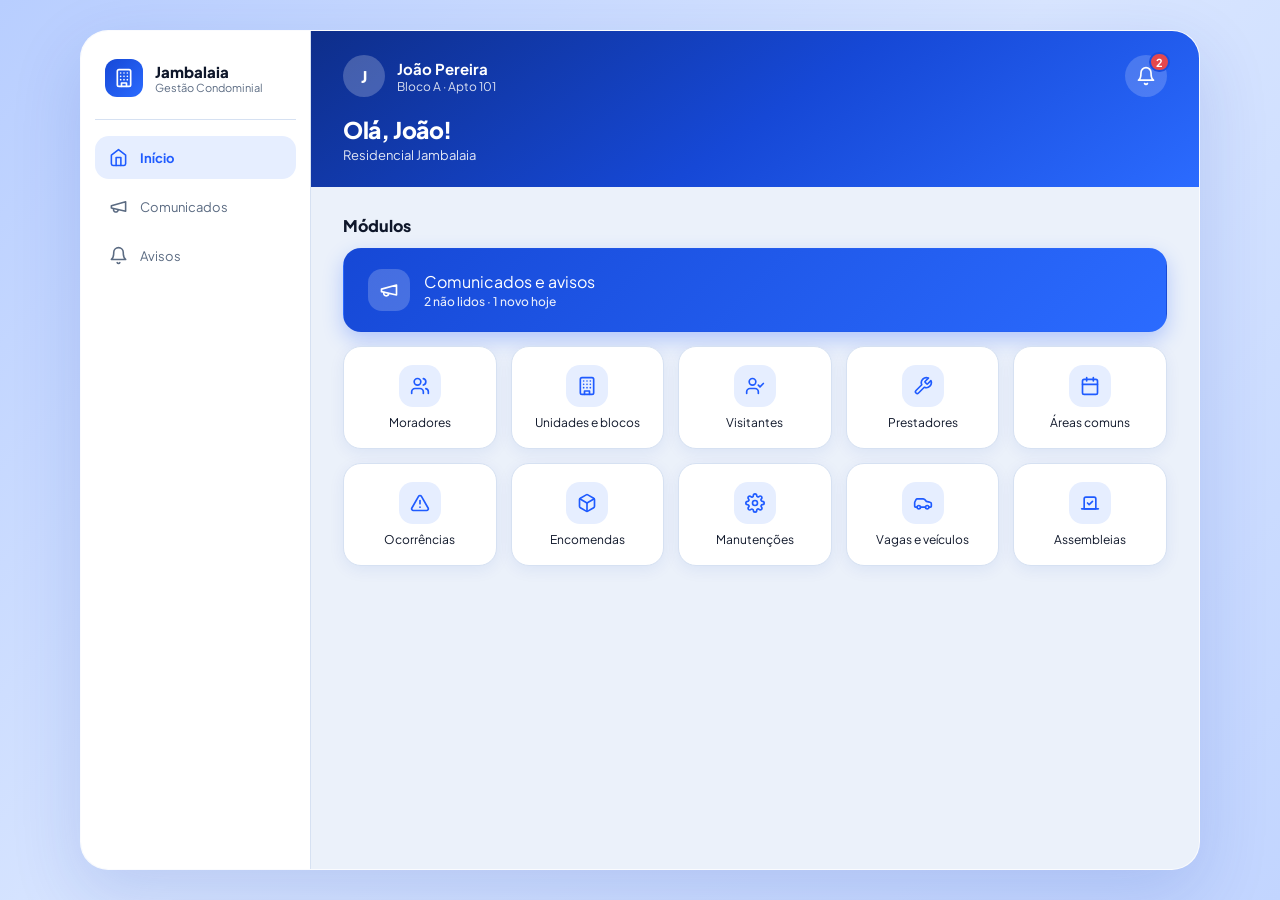
<file: trab_engsoft/templates/home.html>
<!DOCTYPE html>
<html lang="pt-BR">
<head>
  <meta charset="UTF-8">
  <meta name="viewport" content="width=device-width, initial-scale=1, viewport-fit=cover">
  <title>Condomínio Jambalaia</title>

  <!-- Fontes -->
  <link rel="preconnect" href="https://fonts.googleapis.com">
  <link rel="preconnect" href="https://fonts.gstatic.com" crossorigin>
  <link href="https://fonts.googleapis.com/css2?family=Plus+Jakarta+Sans:wght@400;500;600;700;800&display=swap" rel="stylesheet">

  <!-- Integração com o arquivo CSS externo -->
  <link rel="stylesheet" href="../static/style.css">
</head>
<body>
  <div class="celular">

    <!-- ================= TELA 1: INÍCIO ================= -->
    <section class="tela" id="inicio">
      <header>
        <div class="topo">
          <div class="perfil">
            <div class="avatar">J</div>
            <div><b>João Pereira</b><small>Bloco A · Apto 101</small></div>
          </div>
          <a class="sininho" href="#avisos" aria-label="Notificações">
            <svg viewBox="0 0 24 24" fill="none" stroke="currentColor" stroke-width="2" stroke-linecap="round" stroke-linejoin="round"><path d="M6 8a6 6 0 0 1 12 0c0 7 3 9 3 9H3s3-2 3-9"/><path d="M10.3 21a1.94 1.94 0 0 0 3.4 0"/></svg>
            <i>2</i>
          </a>
        </div>
        <h1>Olá, João!</h1>
        <p>Residencial Jambalaia</p>
      </header>

      <main>
        <h2>Módulos</h2>
        <div class="grade-modulos">
          <a class="modulo destaque" href="#comunicados">
            <span>
              <svg viewBox="0 0 24 24" fill="none" stroke="currentColor" stroke-width="2" stroke-linecap="round" stroke-linejoin="round"><path d="m3 11 18-5v12L3 14v-3z"/><path d="M11.6 16.8a3 3 0 1 1-5.8-1.6"/></svg>
            </span>
            <div>Comunicados e avisos<small>2 não lidos · 1 novo hoje</small></div>
          </a>
          <a class="modulo" href="#inicio">
            <span><svg viewBox="0 0 24 24" fill="none" stroke="currentColor" stroke-width="2" stroke-linecap="round" stroke-linejoin="round"><path d="M16 21v-2a4 4 0 0 0-4-4H6a4 4 0 0 0-4 4v2"/><circle cx="9" cy="7" r="4"/><path d="M22 21v-2a4 4 0 0 0-3-3.87"/><path d="M16 3.13a4 4 0 0 1 0 7.75"/></svg></span>
            Moradores
          </a>
          <a class="modulo" href="#inicio">
            <span><svg viewBox="0 0 24 24" fill="none" stroke="currentColor" stroke-width="2" stroke-linecap="round" stroke-linejoin="round"><rect width="16" height="20" x="4" y="2" rx="2" ry="2"/><path d="M9 22v-4h6v4"/><path d="M8 6h.01"/><path d="M16 6h.01"/><path d="M12 6h.01"/><path d="M12 10h.01"/><path d="M12 14h.01"/><path d="M16 10h.01"/><path d="M16 14h.01"/><path d="M8 10h.01"/><path d="M8 14h.01"/></svg></span>
            Unidades e blocos
          </a>
          <a class="modulo" href="#inicio">
            <span><svg viewBox="0 0 24 24" fill="none" stroke="currentColor" stroke-width="2" stroke-linecap="round" stroke-linejoin="round"><path d="M16 21v-2a4 4 0 0 0-4-4H6a4 4 0 0 0-4 4v2"/><circle cx="9" cy="7" r="4"/><polyline points="16 11 18 13 22 9"/></svg></span>
            Visitantes
          </a>
          <a class="modulo" href="#inicio">
            <span><svg viewBox="0 0 24 24" fill="none" stroke="currentColor" stroke-width="2" stroke-linecap="round" stroke-linejoin="round"><path d="M14.7 6.3a1 1 0 0 0 0 1.4l1.6 1.6a1 1 0 0 0 1.4 0l3.77-3.77a6 6 0 0 1-7.94 7.94l-6.91 6.91a2.12 2.12 0 0 1-3-3l6.91-6.91a6 6 0 0 1 7.94-7.94l-3.76 3.76z"/></svg></span>
            Prestadores
          </a>
          <a class="modulo" href="#inicio">
            <span><svg viewBox="0 0 24 24" fill="none" stroke="currentColor" stroke-width="2" stroke-linecap="round" stroke-linejoin="round"><rect width="18" height="18" x="3" y="4" rx="2" ry="2"/><line x1="16" x2="16" y1="2" y2="6"/><line x1="8" x2="8" y1="2" y2="6"/><line x1="3" x2="21" y1="10" y2="10"/></svg></span>
            Áreas comuns
          </a>
          <a class="modulo" href="#inicio">
            <span><svg viewBox="0 0 24 24" fill="none" stroke="currentColor" stroke-width="2" stroke-linecap="round" stroke-linejoin="round"><path d="m21.73 18-8-14a2 2 0 0 0-3.48 0l-8 14A2 2 0 0 0 4 21h16a2 2 0 0 0 1.73-3Z"/><line x1="12" x2="12" y1="9" y2="13"/><line x1="12" x2="12.01" y1="17" y2="17"/></svg></span>
            Ocorrências
          </a>
          <a class="modulo" href="#inicio">
            <span><svg viewBox="0 0 24 24" fill="none" stroke="currentColor" stroke-width="2" stroke-linecap="round" stroke-linejoin="round"><path d="M21 16V8a2 2 0 0 0-1-1.73l-7-4a2 2 0 0 0-2 0l-7 4A2 2 0 0 0 3 8v8a2 2 0 0 0 1 1.73l7 4a2 2 0 0 0 2 0l7-4A2 2 0 0 0 21 16z"/><polyline points="3.29 7 12 12 20.71 7"/><line x1="12" x2="12" y1="22" y2="12"/></svg></span>
            Encomendas
          </a>
          <a class="modulo" href="#inicio">
            <span><svg viewBox="0 0 24 24" fill="none" stroke="currentColor" stroke-width="2" stroke-linecap="round" stroke-linejoin="round"><circle cx="12" cy="12" r="3"/><path d="M19.4 15a1.65 1.65 0 0 0 .33 1.82l.06.06a2 2 0 0 1 0 2.83 2 2 0 0 1-2.83 0l-.06-.06a1.65 1.65 0 0 0-1.82-.33 1.65 1.65 0 0 0-1 1.51V21a2 2 0 0 1-2 2 2 2 0 0 1-2-2v-.09A1.65 1.65 0 0 0 9 19.4a1.65 1.65 0 0 0-1.82.33l-.06.06a2 2 0 0 1-2.83 0 2 2 0 0 1 0-2.83l.06-.06a1.65 1.65 0 0 0 .33-1.82 1.65 1.65 0 0 0-1.51-1H3a2 2 0 0 1-2-2 2 2 0 0 1 2-2h.09A1.65 1.65 0 0 0 4.6 9a1.65 1.65 0 0 0-.33-1.82l-.06-.06a2 2 0 0 1 0-2.83 2 2 0 0 1 2.83 0l.06.06a1.65 1.65 0 0 0 1.82.33H9a1.65 1.65 0 0 0 1-1.51V3a2 2 0 0 1 2-2 2 2 0 0 1 2 2v.09a1.65 1.65 0 0 0 1 1.51 1.65 1.65 0 0 0 1.82-.33l.06-.06a2 2 0 0 1 2.83 0 2 2 0 0 1 0 2.83l-.06.06a1.65 1.65 0 0 0-.33 1.82V9a1.65 1.65 0 0 0 1.51 1H21a2 2 0 0 1 2 2 2 2 0 0 1-2 2h-.09a1.65 1.65 0 0 0-1.51 1z"/></svg></span>
            Manutenções
          </a>
          <a class="modulo" href="#inicio">
            <span><svg viewBox="0 0 24 24" fill="none" stroke="currentColor" stroke-width="2" stroke-linecap="round" stroke-linejoin="round"><path d="M19 17h2c.6 0 1-.4 1-1v-3c0-.9-.7-1.7-1.5-1.9C18.7 10.6 16 10 16 10s-1.3-1.4-2.2-2.3c-.5-.4-1.1-.7-1.8-.7H5c-.6 0-1.1.4-1.4.9l-1.4 2.9A3.7 3.7 0 0 0 2 12v4c0 .6.4 1 1 1h2"/><circle cx="7" cy="17" r="2"/><path d="M9 17h6"/><circle cx="17" cy="17" r="2"/></svg></span>
            Vagas e veículos
          </a>
          <a class="modulo" href="#inicio">
            <span><svg viewBox="0 0 24 24" fill="none" stroke="currentColor" stroke-width="2" stroke-linecap="round" stroke-linejoin="round"><path d="m9 12 2 2 4-4"/><path d="M5 7c0-1.1.9-2 2-2h10a2 2 0 0 1 2 2v12H5V7Z"/><path d="M22 19H2"/></svg></span>
            Assembleias
          </a>
        </div>
      </main>
    </section>

    <!-- ================= TELA 2: LISTA DE COMUNICADOS ================= -->
    <section class="tela" id="comunicados">
      <header>
        <div class="topo">
          <div class="perfil">
            <div class="avatar">J</div>
            <div><b>João Pereira</b><small>Bloco A · Apto 101</small></div>
          </div>
          <a class="sininho" href="#avisos" aria-label="Notificações">
            <svg viewBox="0 0 24 24" fill="none" stroke="currentColor" stroke-width="2" stroke-linecap="round" stroke-linejoin="round"><path d="M6 8a6 6 0 0 1 12 0c0 7 3 9 3 9H3s3-2 3-9"/><path d="M10.3 21a1.94 1.94 0 0 0 3.4 0"/></svg>
            <i>2</i>
          </a>
        </div>
        <h1>Comunicados</h1>
        <p>Avisos enviados para você</p>
      </header>

      <main>
        <div class="lista-comunicados">
          <a class="cartao nao-lido" href="#detalhe">
            <div class="linha-tags">
              <span class="etiqueta recente">Recente</span>
              <span class="etiqueta destino">Todo o condomínio</span>
              <span class="data"><i class="ponto-nao-lido"></i> 23 nov 2026</span>
            </div>
            <h3>Manutenção da caixa d’água</h3>
            <p>Na quinta-feira, das 9h às 14h, haverá interrupção no abastecimento para limpeza semestral da caixa d’água.</p>
          </a>

          <a class="cartao nao-lido" href="#detalhe">
            <div class="linha-tags">
              <span class="etiqueta destino">Bloco A</span>
              <span class="data"><i class="ponto-nao-lido"></i> 20 nov 2026</span>
            </div>
            <h3>Obras na fachada do Bloco A</h3>
            <p>A pintura da fachada começa na próxima segunda. Pedimos que janelas voltadas para a rua sejam mantidas fechadas.</p>
          </a>

          <a class="cartao" href="#detalhe">
            <div class="linha-tags">
              <span class="etiqueta destino">Todo o condomínio</span>
              <span class="data">16 nov 2026</span>
            </div>
            <h3>Assembleia ordinária de dezembro</h3>
            <p>Fica convocada a assembleia geral ordinária para o dia 10, às 19h30, no salão de festas.</p>
          </a>

          <a class="cartao" href="#detalhe">
            <div class="linha-tags">
              <span class="etiqueta rascunho">Rascunho</span>
              <span class="etiqueta destino">Bloco B</span>
              <span class="data">Não publicado</span>
            </div>
            <h3>Dedetização das áreas comuns</h3>
            <p>Visão do síndico: rascunhos aparecem com esta tag e podem ser publicados.</p>
          </a>
        </div>
      </main>

      <a class="botao-flutuante" href="#novo">＋ Novo comunicado</a>
    </section>

    <!-- ================= TELA 3: DETALHE DO COMUNICADO ================= -->
    <section class="tela" id="detalhe">
      <header>
        <div class="topo">
          <div class="perfil">
            <div class="avatar">J</div>
            <div><b>João Pereira</b><small>Bloco A · Apto 101</small></div>
          </div>
          <a class="sininho" href="#avisos" aria-label="Notificações">
            <svg viewBox="0 0 24 24" fill="none" stroke="currentColor" stroke-width="2" stroke-linecap="round" stroke-linejoin="round"><path d="M6 8a6 6 0 0 1 12 0c0 7 3 9 3 9H3s3-2 3-9"/><path d="M10.3 21a1.94 1.94 0 0 0 3.4 0"/></svg>
            <i>2</i>
          </a>
        </div>
        <h1>Comunicado</h1>
      </header>

      <main class="detalhe">
        <a class="botao-voltar" href="#comunicados">‹ Voltar</a>
        <div class="linha-tags">
          <span class="etiqueta recente">Recente</span>
          <span class="etiqueta destino">Todo o condomínio</span>
        </div>
        <h1>Manutenção da caixa d’água</h1>
        <div class="metadados">Por Marta Almeida · 23 nov 2026</div>
        <div class="texto-comunicado">
          <p>Na quinta-feira, das 9h às 14h, haverá interrupção no abastecimento para limpeza semestral da caixa d’água.</p>
          <p>Recomendamos armazenar água com antecedência. Agradecemos a compreensão!</p>
        </div>
      </main>
    </section>

    <!-- ================= TELA 4: NOVO COMUNICADO (SÍNDICO) ================= -->
    <section class="tela" id="novo">
      <header>
        <div class="topo">
          <div class="perfil">
            <div class="avatar">M</div>
            <div><b>Marta Almeida</b><small>Síndica</small></div>
          </div>
          <a class="sininho" href="#avisos" aria-label="Notificações">
            <svg viewBox="0 0 24 24" fill="none" stroke="currentColor" stroke-width="2" stroke-linecap="round" stroke-linejoin="round"><path d="M6 8a6 6 0 0 1 12 0c0 7 3 9 3 9H3s3-2 3-9"/><path d="M10.3 21a1.94 1.94 0 0 0 3.4 0"/></svg>
          </a>
        </div>
        <h1>Novo comunicado</h1>
        <p>Escolha o público e publique</p>
      </header>

      <main>
        <form id="formulario" action="#comunicados" method="post">
          <a class="botao-voltar" href="#comunicados">‹ Cancelar</a>

          <label class="rotulo" for="campo-titulo" style="margin-top:0">Título</label>
          <input type="text" id="campo-titulo" name="titulo" maxlength="90" placeholder="Ex.: Limpeza da caixa d’água" required>

          <label class="rotulo" for="campo-conteudo">Conteúdo</label>
          <textarea id="campo-conteudo" name="conteudo" placeholder="Escreva o comunicado para os moradores…" required></textarea>

          <label class="rotulo">Quem vai receber?</label>
          <div class="seletor-segmentado" role="radiogroup">
            <input type="radio" name="tipo_publico" value="todos" id="opcao-todos" checked>
            <label for="opcao-todos">Todos</label>

            <input type="radio" name="tipo_publico" value="bloco" id="opcao-bloco">
            <label for="opcao-bloco">Bloco</label>

            <input type="radio" name="tipo_publico" value="unidade" id="opcao-unidade">
            <label for="opcao-unidade">Unidade</label>
          </div>

          <div class="campo-condicional bloco">
            <label class="rotulo" for="campo-bloco">Bloco</label>
            <select id="campo-bloco" name="bloco_destino">
              <option value="">Selecione…</option>
              <option value="A">Bloco A</option>
              <option value="B">Bloco B</option>
              <option value="C">Bloco C</option>
            </select>
          </div>

          <div class="campo-condicional unidade">
            <label class="rotulo" for="campo-unidade">Unidade</label>
            <select id="campo-unidade" name="unidade_destino">
              <option value="">Selecione…</option>
              <optgroup label="Bloco A">
                <option value="A-101">A-101</option>
                <option value="A-102">A-102</option>
                <option value="A-201">A-201</option>
                <option value="A-202">A-202</option>
              </optgroup>
              <optgroup label="Bloco B">
                <option value="B-101">B-101</option>
                <option value="B-102">B-102</option>
                <option value="B-201">B-201</option>
                <option value="B-202">B-202</option>
              </optgroup>
              <optgroup label="Bloco C">
                <option value="C-101">C-101</option>
                <option value="C-102">C-102</option>
                <option value="C-201">C-201</option>
                <option value="C-202">C-202</option>
              </optgroup>
            </select>
          </div>

          <div class="dica-publico">
            <svg viewBox="0 0 24 24" fill="none" stroke="currentColor" stroke-width="2" stroke-linecap="round" stroke-linejoin="round"><path d="M16 21v-2a4 4 0 0 0-4-4H6a4 4 0 0 0-4 4v2"/><circle cx="9" cy="7" r="4"/><path d="M22 21v-2a4 4 0 0 0-3-3.87"/><path d="M16 3.13a4 4 0 0 1 0 7.75"/></svg>
            Os moradores do público escolhido serão notificados
          </div>

          <div class="acoes-formulario">
            <a class="botao" href="#confirmar">Publicar comunicado</a>
            <a class="botao secundario" href="#comunicados">Salvar rascunho</a>
          </div>

          <!-- Modal de confirmação -->
          <div class="fundo-modal centralizado" id="confirmar">
            <div class="painel">
              <h3>Publicar agora?</h3>
              <p>O comunicado será enviado ao público escolhido e os moradores serão notificados. Essa ação não pode ser desfeita.</p>
              <button type="submit" class="botao">Sim, publicar</button>
              <a class="botao secundario" href="#novo">Voltar e revisar</a>
            </div>
          </div>
        </form>
      </main>
    </section>

    <!-- ================= PAINEL GLOBAL DE NOTIFICAÇÕES ================= -->
    <div class="fundo-modal" id="avisos">
      <div class="painel">
        <h3>Notificações</h3>
        <a class="item-notificacao" href="#detalhe">
          <div class="icone-notificacao">
            <svg viewBox="0 0 24 24" fill="none" stroke="currentColor" stroke-width="2" stroke-linecap="round" stroke-linejoin="round"><path d="m3 11 18-5v12L3 14v-3z"/><path d="M11.6 16.8a3 3 0 1 1-5.8-1.6"/></svg>
          </div>
          <div><b><i class="ponto-nao-lido"></i> Manutenção da caixa d’água</b><small>Todo o condomínio · 08:30</small></div>
        </a>
        <a class="item-notificacao" href="#detalhe">
          <div class="icone-notificacao">
            <svg viewBox="0 0 24 24" fill="none" stroke="currentColor" stroke-width="2" stroke-linecap="round" stroke-linejoin="round"><path d="m3 11 18-5v12L3 14v-3z"/><path d="M11.6 16.8a3 3 0 1 1-5.8-1.6"/></svg>
          </div>
          <div><b><i class="ponto-nao-lido"></i> Obras na fachada do Bloco A</b><small>Bloco A · há 2 dias</small></div>
        </a>
        <a class="botao secundario" href="#">Fechar</a>
      </div>
    </div>

    <!-- ================= NAVEGAÇÃO (INFERIOR NO MOBILE / LATERAL NO DESKTOP) ================= -->
    <nav>
      <div class="marca-lateral">
        <span>
          <svg viewBox="0 0 24 24" fill="none" stroke="currentColor" stroke-width="2" stroke-linecap="round" stroke-linejoin="round"><rect width="16" height="20" x="4" y="2" rx="2"/><path d="M9 22v-4h6v4"/><path d="M8 6h.01"/><path d="M16 6h.01"/><path d="M12 6h.01"/><path d="M12 10h.01"/><path d="M12 14h.01"/><path d="M16 10h.01"/><path d="M16 14h.01"/><path d="M8 10h.01"/><path d="M8 14h.01"/></svg>
        </span>
        <div>
          <b>Jambalaia</b>
          <small>Gestão Condominial</small>
        </div>
      </div>

      <a href="#inicio">
        <span><svg viewBox="0 0 24 24" fill="none" stroke="currentColor" stroke-width="2" stroke-linecap="round" stroke-linejoin="round"><path d="m3 9 9-7 9 7v11a2 2 0 0 1-2 2H5a2 2 0 0 1-2-2z"/><polyline points="9 22 9 12 15 12 15 22"/></svg></span>
        Início
      </a>
      <a href="#comunicados">
        <span><svg viewBox="0 0 24 24" fill="none" stroke="currentColor" stroke-width="2" stroke-linecap="round" stroke-linejoin="round"><path d="m3 11 18-5v12L3 14v-3z"/><path d="M11.6 16.8a3 3 0 1 1-5.8-1.6"/></svg></span>
        Comunicados
      </a>
      <a href="#avisos">
        <span><svg viewBox="0 0 24 24" fill="none" stroke="currentColor" stroke-width="2" stroke-linecap="round" stroke-linejoin="round"><path d="M6 8a6 6 0 0 1 12 0c0 7 3 9 3 9H3s3-2 3-9"/><path d="M10.3 21a1.94 1.94 0 0 0 3.4 0"/></svg></span>
        Avisos
      </a>
    </nav>

  </div>
</body>
</html>
</file>
<file: trab_engsoft/static/style.css>
/* ==========================================================================
   1. VARIÁVEIS & TEMA 
   ========================================================================== */
:root {
  --azul: #1F5BFF;
  --azul-escuro: #123BB5;
  --azul-claro: #E6EEFF;
  --fundo: #EBF1FA;
  --cartao: #FFFFFF;
  --cartao-destaque: #F5F8FF;
  --texto: #0F172A;
  --texto-suave: #5B6B82;
  --linha: #D6E1F2;
  --sucesso: #12A36B;
  --alerta: #FEF3C7;
  --sombra: 0 4px 16px rgba(18, 59, 181, 0.07);
}

/* ==========================================================================
   2. RESET & BASE
   ========================================================================== */
* {
  box-sizing: border-box;
  margin: 0;
  padding: 0;
  -webkit-tap-highlight-color: transparent;
}

html, body {
  height: 100%;
  color-scheme: light;
}

body {
  font-family: 'Plus Jakarta Sans', system-ui, -apple-system, 'Segoe UI', sans-serif;
  background: linear-gradient(135deg, #BFD4FF 0%, #DCE8FF 50%, #C7D8FF 100%);
  color: var(--texto);
  display: flex;
  justify-content: center;
  align-items: center;
}

a {
  color: inherit;
  text-decoration: none;
}

a:focus-visible,
button:focus-visible {
  outline: 3px solid #F59E0B;
  outline-offset: 2px;
}

/* Ajuste padrão dos ícones SVG */
svg {
  width: 20px;
  height: 20px;
  flex-shrink: 0;
}

/* Feedback visual de toque/clique */
.modulo,
.cartao,
.botao,
.botao-voltar,
.botao-flutuante,
.sininho,
.item-notificacao,
nav a {
  transition: transform 0.14s ease, background-color 0.15s ease, border-color 0.15s ease, color 0.15s ease;
}

.modulo:active,
.cartao:active,
.botao:active,
.botao-voltar:active,
.botao-flutuante:active,
.sininho:active,
nav a:active {
  transform: scale(0.98);
}

/* ==========================================================================
   3. MOLDURA MOBILE & NAVEGAÇÃO ENTRE TELAS (:target)
   ========================================================================== */
.celular {
  width: 100%;
  height: 100%;
  max-width: 420px;
  background: var(--fundo);
  position: relative;
  overflow: hidden;
}

@media (min-width: 500px) and (max-width: 767px) {
  .celular {
    height: min(860px, 96vh);
    border-radius: 36px;
    border: 1px solid rgba(255, 255, 255, 0.7);
    box-shadow: 0 24px 60px rgba(18, 59, 181, 0.18);
  }
}

.tela {
  display: none;
  flex-direction: column;
  height: 100%;
  position: relative;
}

.tela:target,
.tela:has(:target) {
  display: flex;
}

.celular:not(:has(.tela:target, .tela :target)) #inicio {
  display: flex;
}

/* ==========================================================================
   4. CABEÇALHO & ÁREA PRINCIPAL
   ========================================================================== */
header {
  background: linear-gradient(145deg, #0E2E8A 0%, #1648D6 52%, #2B6BFF 100%);
  color: #fff;
  padding: calc(20px + env(safe-area-inset-top, 0px)) 20px 26px;
  border-radius: 0 0 28px 28px;
  flex-shrink: 0;
}

.topo {
  display: flex;
  align-items: center;
  justify-content: space-between;
}

.perfil {
  display: flex;
  align-items: center;
  gap: 12px;
}

.avatar {
  width: 42px;
  height: 42px;
  border-radius: 50%;
  background: rgba(255, 255, 255, 0.22);
  display: grid;
  place-items: center;
  font-weight: 800;
}

.perfil small {
  display: block;
  opacity: 0.85;
  font-size: 12px;
}

.perfil b {
  font-size: 15px;
}

.sininho {
  position: relative;
  width: 42px;
  height: 42px;
  border-radius: 50%;
  background: rgba(255, 255, 255, 0.18);
  display: grid;
  place-items: center;
  color: #fff;
}

.sininho i {
  position: absolute;
  top: -3px;
  right: -3px;
  min-width: 20px;
  height: 20px;
  padding: 0 5px;
  border-radius: 999px;
  background: #E5484D;
  border: 2px solid #1A4FE0;
  color: #fff;
  font-size: 11px;
  font-weight: 700;
  font-style: normal;
  display: grid;
  place-items: center;
  line-height: 1;
}

header h1 {
  font-size: 23px;
  font-weight: 800;
  margin-top: 18px;
  letter-spacing: -0.4px;
}

header p {
  font-size: 13px;
  opacity: 0.88;
  margin-top: 3px;
}

main {
  flex: 1;
  overflow-y: auto;
  padding: 18px 18px 95px;
  scrollbar-width: none;
  -ms-overflow-style: none;
}

main::-webkit-scrollbar {
  display: none;
}

h2 {
  font-size: 16px;
  font-weight: 800;
  margin: 4px 0 12px;
}

/* ==========================================================================
   5. NAVEGAÇÃO INFERIOR (COMPACTA)
   ========================================================================== */
nav {
  position: absolute;
  left: 16px;
  right: 16px;
  bottom: calc(10px + env(safe-area-inset-bottom, 0px));
  background: var(--cartao);
  border: 1px solid var(--linha);
  border-radius: 18px;
  display: flex;
  padding: 4px;
  box-shadow: 0 8px 24px rgba(18, 59, 181, 0.12);
  z-index: 5;
}

.marca-lateral {
  display: none;
}

nav a {
  flex: 1;
  padding: 5px 0;
  border-radius: 14px;
  font: 600 10px inherit;
  color: var(--texto-suave);
  display: flex;
  flex-direction: column;
  align-items: center;
  gap: 2px;
}

nav a span {
  display: grid;
  place-items: center;
}

nav a svg {
  width: 17px;
  height: 17px;
}

nav a:hover {
  color: var(--azul);
}

.celular:not(:has(.tela:target, .tela :target, #avisos:target)) nav a[href="#inicio"],
.celular:has(#inicio:target) nav a[href="#inicio"],
.celular:has(#comunicados:target, #detalhe:target, #novo:target, #confirmar:target) nav a[href="#comunicados"],
.celular:has(#avisos:target) nav a[href="#avisos"] {
  background: var(--azul-claro);
  color: var(--azul);
  font-weight: 700;
}

/* ==========================================================================
   6. INÍCIO (GRADE DE MÓDULOS)
   ========================================================================== */
.grade-modulos {
  display: grid;
  grid-template-columns: repeat(3, 1fr);
  gap: 10px;
}

.modulo {
  background: var(--cartao);
  border: 1px solid var(--linha);
  border-radius: 18px;
  padding: 14px 6px 12px;
  text-align: center;
  font: 600 10px/1.2 inherit;
  box-shadow: var(--sombra);
}

.modulo:hover {
  border-color: var(--azul);
}

.modulo span {
  display: grid;
  place-items: center;
  width: 42px;
  height: 42px;
  margin: 0 auto 8px;
  border-radius: 14px;
  background: var(--azul-claro);
  color: var(--azul);
}

.modulo.destaque {
  grid-column: span 3;
  display: flex;
  align-items: center;
  gap: 14px;
  text-align: left;
  padding: 16px;
  font-size: 14px;
  background: linear-gradient(135deg, #1648D6, #2B6BFF);
  color: #fff;
  border-color: transparent;
  box-shadow: 0 8px 20px rgba(31, 91, 255, 0.28);
}

.modulo.destaque span {
  margin: 0;
  background: rgba(255, 255, 255, 0.2);
  color: #fff;
}

.modulo.destaque small {
  display: block;
  font-weight: 500;
  opacity: 0.9;
  font-size: 12px;
  margin-top: 2px;
}

/* ==========================================================================
   7. LISTA DE COMUNICADOS & DETALHE
   ========================================================================== */
.lista-comunicados {
  display: flex;
  flex-direction: column;
  gap: 12px;
}

.cartao {
  display: block;
  background: var(--cartao);
  border: 1px solid var(--linha);
  border-radius: 20px;
  padding: 16px;
  box-shadow: var(--sombra);
}

.cartao:hover {
  border-color: #B4C6E7;
}

.cartao.nao-lido {
  background: var(--cartao-destaque);
  border-left: 4px solid var(--azul);
}

.cartao h3 {
  font-size: 15px;
  font-weight: 700;
  line-height: 1.3;
  margin: 8px 0 6px;
}

.cartao p {
  font-size: 13px;
  color: var(--texto-suave);
  line-height: 1.5;
  display: -webkit-box;
  -webkit-line-clamp: 2;
  -webkit-box-orient: vertical;
  overflow: hidden;
}

.linha-tags {
  display: flex;
  gap: 6px;
  align-items: center;
  flex-wrap: wrap;
}

.etiqueta {
  font: 700 11px inherit;
  padding: 4px 9px;
  border-radius: 20px;
  background: var(--azul-claro);
  color: var(--azul);
}

.etiqueta.recente {
  background: var(--sucesso);
  color: #fff;
}

.etiqueta.rascunho {
  background: var(--alerta);
  color: #92400E;
}

.etiqueta.destino {
  background: var(--fundo);
  border: 1px solid var(--linha);
  color: var(--texto-suave);
}

.data {
  font-size: 12px;
  color: var(--texto-suave);
  margin-left: auto;
}

.ponto-nao-lido {
  width: 9px;
  height: 9px;
  border-radius: 50%;
  background: var(--azul);
  display: inline-block;
}

.botao-voltar {
  display: inline-block;
  background: var(--cartao);
  border: 1px solid var(--linha);
  color: var(--azul);
  font: 700 13px inherit;
  padding: 8px 14px;
  border-radius: 12px;
  margin-bottom: 14px;
  box-shadow: var(--sombra);
}

.detalhe h1 {
  font-size: 22px;
  line-height: 1.25;
  font-weight: 800;
  letter-spacing: -0.3px;
  margin: 12px 0;
}

.metadados {
  font-size: 13px;
  color: var(--texto-suave);
}

.texto-comunicado {
  font-size: 15px;
  line-height: 1.7;
  margin-top: 16px;
  background: var(--cartao);
  border: 1px solid var(--linha);
  border-radius: 20px;
  padding: 18px;
  box-shadow: var(--sombra);
}

.texto-comunicado p + p {
  margin-top: 12px;
}

/* ==========================================================================
   8. FORMULÁRIO & SEGMENTAÇÃO CSS (:has)
   ========================================================================== */
label.rotulo {
  display: block;
  font-size: 13px;
  font-weight: 700;
  margin: 16px 0 7px;
}

input[type="text"],
textarea,
select {
  width: 100%;
  font: 500 15px inherit;
  color: var(--texto);
  background: var(--cartao);
  border: 1.5px solid var(--linha);
  border-radius: 14px;
  padding: 13px 14px;
  outline: none;
}

input:focus,
textarea:focus,
select:focus {
  border-color: var(--azul);
  box-shadow: 0 0 0 3px rgba(31, 91, 255, 0.14);
}

textarea {
  min-height: 150px;
  resize: vertical;
  line-height: 1.5;
}

.seletor-segmentado {
  display: flex;
  background: var(--cartao);
  border: 1px solid var(--linha);
  border-radius: 14px;
  padding: 4px;
}

.seletor-segmentado input {
  position: absolute;
  opacity: 0;
  pointer-events: none;
}

.seletor-segmentado label {
  flex: 1;
  text-align: center;
  padding: 10px 0;
  border-radius: 11px;
  font: 700 13px inherit;
  color: var(--texto-suave);
  cursor: pointer;
}

.seletor-segmentado input:checked + label {
  background: var(--azul);
  color: #fff;
}

.seletor-segmentado input:focus-visible + label {
  outline: 3px solid #F59E0B;
}

.campo-condicional {
  display: none;
}

#formulario:has(#opcao-bloco:checked) .campo-condicional.bloco,
#formulario:has(#opcao-unidade:checked) .campo-condicional.unidade {
  display: block;
}

.dica-publico {
  display: flex;
  align-items: center;
  gap: 8px;
  background: var(--cartao);
  border: 1px solid var(--linha);
  color: var(--azul-escuro);
  border-radius: 14px;
  padding: 12px 14px;
  font-size: 13px;
  font-weight: 600;
  margin-top: 16px;
}

.dica-publico svg {
  width: 18px;
  height: 18px;
  color: var(--azul);
}

.botao {
  display: block;
  width: 100%;
  text-align: center;
  border: 0;
  border-radius: 16px;
  padding: 15px;
  font: 700 15px inherit;
  background: linear-gradient(135deg, #1648D6, #2B6BFF);
  color: #fff;
  margin-top: 12px;
  box-shadow: 0 6px 16px rgba(31, 91, 255, 0.25);
  cursor: pointer;
}

.botao.secundario {
  background: var(--cartao);
  border: 1px solid var(--linha);
  color: var(--texto);
  box-shadow: none;
}

.botao-flutuante {
  position: absolute;
  right: 20px;
  bottom: 82px;
  background: linear-gradient(135deg, #1648D6, #2B6BFF);
  color: #fff;
  font: 700 14px inherit;
  padding: 14px 20px;
  border-radius: 30px;
  box-shadow: 0 10px 24px rgba(31, 91, 255, 0.35);
  z-index: 6;
}

/* ==========================================================================
   9. MODAIS & ANIMAÇÕES
   ========================================================================== */
.fundo-modal {
  position: absolute;
  inset: 0;
  background: rgba(15, 23, 42, 0.45);
  backdrop-filter: blur(2px);
  display: none;
  align-items: flex-end;
  z-index: 20;
}

.fundo-modal:target {
  display: flex;
  animation: aparecer-suave 0.2s;
}

.fundo-modal.centralizado {
  align-items: center;
  padding: 24px;
}

.painel {
  background: var(--cartao);
  border: 1px solid var(--linha);
  width: 100%;
  border-radius: 28px 28px 0 0;
  padding: 22px 18px calc(28px + env(safe-area-inset-bottom, 0px));
  max-height: 80%;
  overflow: auto;
  box-shadow: 0 -10px 30px rgba(15, 23, 42, 0.12);
  animation: subir-painel 0.25s;
  scrollbar-width: none;
  -ms-overflow-style: none;
}

.painel::-webkit-scrollbar {
  display: none;
}

.fundo-modal.centralizado .painel {
  border-radius: 24px;
  box-shadow: 0 20px 50px rgba(15, 23, 42, 0.2);
  animation: surgir-centro 0.2s;
}

.painel h3 {
  font-size: 18px;
  font-weight: 800;
  margin-bottom: 6px;
}

.painel p {
  font-size: 14px;
  color: var(--texto-suave);
  line-height: 1.5;
}

.item-notificacao {
  display: flex;
  gap: 12px;
  padding: 13px 6px;
  border-bottom: 1px solid var(--linha);
}

.item-notificacao:hover {
  background: var(--fundo);
  border-radius: 12px;
}

.item-notificacao b {
  font-size: 14px;
  display: block;
}

.item-notificacao small {
  color: var(--texto-suave);
  font-size: 12px;
}

.icone-notificacao {
  width: 38px;
  height: 38px;
  border-radius: 12px;
  background: var(--azul-claro);
  color: var(--azul);
  display: grid;
  place-items: center;
  flex-shrink: 0;
}

.icone-notificacao svg {
  width: 18px;
  height: 18px;
}

@keyframes subir-painel {
  from { transform: translateY(100%); }
}

@keyframes aparecer-suave {
  from { opacity: 0; }
}

@keyframes surgir-centro {
  from { transform: scale(0.92); opacity: 0; }
}

/* ==========================================================================
   10. RESPONSIVIDADE (TABLET E DESKTOP >= 768px)
   ========================================================================== */
@media (min-width: 768px) {
  body {
    background: linear-gradient(135deg, #B8CEFF 0%, #D9E6FF 48%, #C2D5FF 100%);
    padding: 20px;
  }

  .celular {
    max-width: 1120px;
    height: min(840px, 94vh);
    border-radius: 28px;
    border: 1px solid rgba(255, 255, 255, 0.75);
    box-shadow: 0 24px 70px rgba(18, 59, 181, 0.16);
    display: grid;
    grid-template-columns: 230px 1fr;
    grid-template-rows: 1fr;
  }

  nav {
    position: static;
    grid-column: 1;
    grid-row: 1;
    flex-direction: column;
    justify-content: flex-start;
    gap: 6px;
    border-radius: 0;
    border: 0;
    border-right: 1px solid var(--linha);
    padding: 24px 14px;
    box-shadow: none;
  }

  .marca-lateral {
    display: flex;
    align-items: center;
    gap: 12px;
    padding: 4px 10px 22px;
    margin-bottom: 10px;
    border-bottom: 1px solid var(--linha);
  }

  .marca-lateral span {
    width: 38px;
    height: 38px;
    border-radius: 12px;
    background: linear-gradient(135deg, #1648D6, #2B6BFF);
    color: #fff;
    display: grid;
    place-items: center;
  }

  .marca-lateral b {
    display: block;
    font-size: 15px;
    font-weight: 800;
  }

  .marca-lateral small {
    display: block;
    font-size: 11px;
    color: var(--texto-suave);
  }

  nav a {
    flex: 0;
    flex-direction: row;
    justify-content: flex-start;
    gap: 12px;
    padding: 12px 14px;
    font-size: 13px;
    border-radius: 14px;
  }

  nav a svg {
    width: 19px;
    height: 19px;
  }

  .tela {
    grid-column: 2;
    grid-row: 1;
    height: 100%;
    min-height: 0;
    overflow: hidden;
  }

  header {
    border-radius: 0;
    padding: 24px 32px;
  }

  main {
    flex: 1;
    min-height: 0;
    overflow-y: auto;
    padding: 24px 32px 64px;
  }

  .grade-modulos {
    grid-template-columns: repeat(5, 1fr);
    gap: 14px;
  }

  .modulo {
    padding: 18px 10px;
    font-size: 12px;
  }

  .modulo.destaque {
    grid-column: span 5;
    padding: 20px 24px;
    font-size: 16px;
  }

  .lista-comunicados {
    display: grid;
    grid-template-columns: repeat(2, 1fr);
    gap: 16px;
  }

  .cartao h3 {
    font-size: 16px;
  }

  .detalhe,
  #formulario {
    display: block;
    max-width: 680px;
    width: 100%;
    margin: 0 auto;
    padding-bottom: 32px;
  }

  .acoes-formulario {
    display: grid;
    grid-template-columns: 1fr 1fr;
    gap: 12px;
  }

  .botao-flutuante {
    right: 32px;
    bottom: 28px;
  }

  .fundo-modal {
    align-items: center;
    justify-content: center;
    padding: 24px;
  }

  .painel {
    max-width: 460px;
    border-radius: 24px;
    padding: 26px 24px;
    animation: surgir-centro 0.2s;
  }
}

@media (prefers-reduced-motion: reduce) {
  * { animation: none !important; transition: none !important; }
}
</file>
